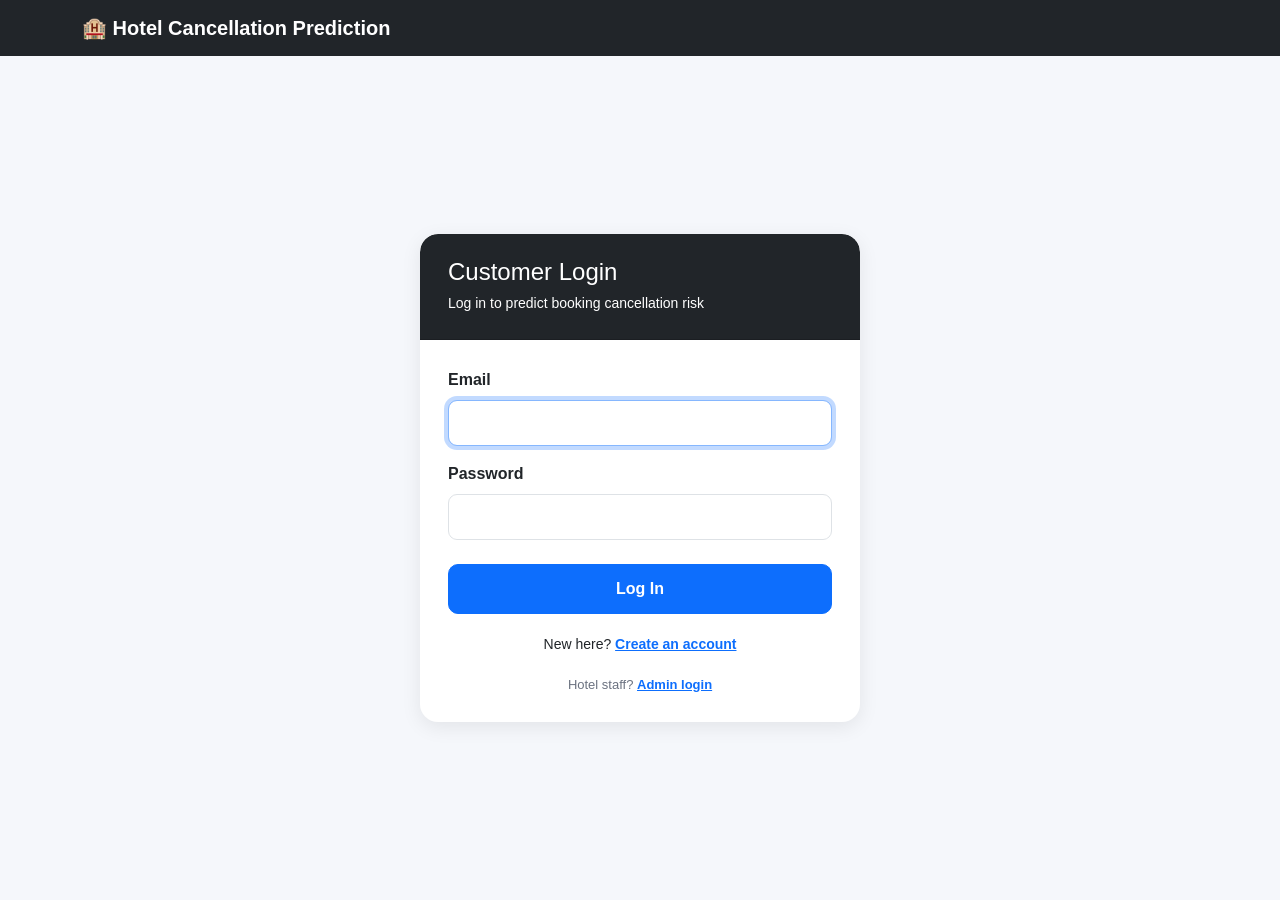
<file: frontend/index.html>
<!DOCTYPE html>
<html lang="en">

<head>

    <meta charset="UTF-8">

    <meta name="viewport"
          content="width=device-width, initial-scale=1.0">

    <title>Hotel Cancellation Prediction</title>


    <!-- =====================================================
         BOOTSTRAP
    ====================================================== -->

    <link
        href="https://cdn.jsdelivr.net/npm/bootstrap@5.3.3/dist/css/bootstrap.min.css"
        rel="stylesheet">


    <!-- =====================================================
         CUSTOM CSS
    ====================================================== -->

    <style>

        body {
            background: #f5f7fb;
            font-family: Arial, sans-serif;
        }


        /* NAVBAR */

        .navbar {
            box-shadow: 0 2px 10px rgba(0,0,0,0.08);
        }


        /* MAIN CARD */

        .main-card {
            border: none;
            border-radius: 18px;
            box-shadow: 0 5px 20px rgba(0,0,0,0.08);
            overflow: hidden;
        }


        .card-header {
            border-radius: 18px 18px 0 0 !important;
        }


        /* FORM */

        .form-label {
            font-weight: 600;
        }


        .form-control,
        .form-select {
            min-height: 46px;
            border-radius: 9px;
        }


        .form-control:focus,
        .form-select:focus {

            border-color: #0d6efd;

            box-shadow:
                0 0 0 0.2rem
                rgba(13,110,253,0.15);
        }


        /* HOTEL MESSAGE */

        #hotelMessage {
            min-height: 22px;
        }


        /* RESULT */

        .result-card {

            border: none;

            border-radius: 18px;

            box-shadow:
                0 5px 20px
                rgba(0,0,0,0.08);

            min-height: 500px;
        }


        /* PREDICTION */

        .prediction-success {

            font-size: 28px;

            font-weight: 700;

            margin: 15px 0;
        }


        .prediction-cancelled {
            color: #dc3545;
        }


        .prediction-not-cancelled {
            color: #198754;
        }


        /* PROBABILITY */

        .probability {

            font-size: 32px;

            font-weight: 700;
        }


        /* RISK */

        .risk-badge {

            display: inline-block;

            padding: 8px 18px;

            border-radius: 20px;

            font-weight: 700;
        }


        .risk-high {

            color: #dc3545;

            background: #fde2e5;
        }


        .risk-medium {

            color: #b77900;

            background: #fff3cd;
        }


        .risk-low {

            color: #198754;

            background: #d1e7dd;
        }


        /* PROGRESS */

        .progress {

            height: 14px;

            border-radius: 10px;
        }


        .progress-bar {

            transition:
                width 0.5s ease;
        }


        /* BUTTON */

        #predictBtn {

            min-height: 52px;

            border-radius: 10px;

            font-size: 17px;

            font-weight: 600;
        }


        /* ERROR */

        .error-box {

            border-radius: 12px;
        }

    </style>

    <script src="js/common.js"></script>
    <script>Auth.require("customer");</script>

</head>


<body>


<!-- =====================================================
     NAVBAR
====================================================== -->

<nav class="navbar navbar-dark bg-dark">

    <div class="container">

        <a
            class="navbar-brand fw-bold"
            href="index.html">

            🏨 Hotel Cancellation Prediction

        </a>


        <div class="d-flex align-items-center gap-3" id="userNav"></div>

    </div>

</nav>



<!-- =====================================================
     MAIN
====================================================== -->

<div class="container my-5">


    <!-- TITLE -->

    <div class="text-center mb-4">

        <h1 class="fw-bold">

            Hotel Booking Cancellation Prediction

        </h1>


        <p class="text-muted">

            Enter booking details to predict cancellation risk

        </p>

    </div>



    <div class="row g-4">


        <!-- =================================================
             BOOKING FORM
        ================================================== -->

        <div class="col-lg-7">

            <div class="card main-card">


                <!-- HEADER -->

                <div class="card-header bg-dark text-white p-4">

                    <h4 class="mb-1">

                        📝 Booking Details

                    </h4>


                    <small>

                        Enter the booking information below

                    </small>

                </div>



                <!-- BODY -->

                <div class="card-body p-4">


                    <!-- IMPORTANT:
                         NO normal form submission -->

                    <form
                        id="predictionForm"
                        autocomplete="off">


                        <!-- =================================================
                             ROW 1
                        ================================================== -->

                        <div class="row">


                            <!-- HOTEL -->

                            <div class="col-md-6 mb-3">

                                <label
                                    for="hotel"
                                    class="form-label">

                                    Hotel

                                </label>


                                <select
                                    id="hotel"
                                    name="hotel"
                                    class="form-select">

                                    <option
                                        value=""
                                        selected>

                                        Select Hotel

                                    </option>


                                    <option
                                        value="Resort Hotel">

                                        Resort Hotel

                                    </option>


                                    <option
                                        value="City Hotel">

                                        City Hotel

                                    </option>

                                </select>


                                <div
                                    id="hotelMessage"
                                    class="form-text text-muted">

                                    Please select the hotel.

                                </div>

                            </div>



                            <!-- LEAD TIME -->

                            <div class="col-md-6 mb-3">

                                <label
                                    for="lead_time"
                                    class="form-label">

                                    Lead Time (days)

                                </label>


                                <input
                                    type="number"
                                    id="lead_time"
                                    name="lead_time"
                                    class="form-control"
                                    value="30"
                                    min="0"
                                    max="1000">

                            </div>

                        </div>



                        <!-- =================================================
                             ROW 2
                        ================================================== -->

                        <div class="row">


                            <!-- ARRIVAL MONTH -->

                            <div class="col-md-6 mb-3">

                                <label
                                    for="arrival_date_month"
                                    class="form-label">

                                    Arrival Month

                                </label>


                                <select
                                    id="arrival_date_month"
                                    name="arrival_date_month"
                                    class="form-select">

                                    <option value="January">
                                        January
                                    </option>

                                    <option value="February">
                                        February
                                    </option>

                                    <option value="March">
                                        March
                                    </option>

                                    <option value="April">
                                        April
                                    </option>

                                    <option value="May">
                                        May
                                    </option>

                                    <option value="June">
                                        June
                                    </option>

                                    <option value="July"
                                            selected>
                                        July
                                    </option>

                                    <option value="August">
                                        August
                                    </option>

                                    <option value="September">
                                        September
                                    </option>

                                    <option value="October">
                                        October
                                    </option>

                                    <option value="November">
                                        November
                                    </option>

                                    <option value="December">
                                        December
                                    </option>

                                </select>

                            </div>



                            <!-- TOTAL NIGHTS -->

                            <div class="col-md-6 mb-3">

                                <label
                                    for="total_nights"
                                    class="form-label">

                                    Total Nights

                                </label>


                                <input
                                    type="number"
                                    id="total_nights"
                                    name="total_nights"
                                    class="form-control"
                                    value="3"
                                    min="1"
                                    max="365">

                            </div>

                        </div>



                        <!-- =================================================
                             ROW 3
                        ================================================== -->

                        <div class="row">


                            <!-- ADULTS -->

                            <div class="col-md-6 mb-3">

                                <label
                                    for="adults"
                                    class="form-label">

                                    Adults

                                </label>


                                <input
                                    type="number"
                                    id="adults"
                                    name="adults"
                                    class="form-control"
                                    value="2"
                                    min="1"
                                    max="20">

                            </div>



                            <!-- CHILDREN -->

                            <div class="col-md-6 mb-3">

                                <label
                                    for="children"
                                    class="form-label">

                                    Children

                                </label>


                                <input
                                    type="number"
                                    id="children"
                                    name="children"
                                    class="form-control"
                                    value="0"
                                    min="0"
                                    max="20">

                            </div>

                        </div>



                        <!-- =================================================
                             ROW 4
                        ================================================== -->

                        <div class="row">


                            <!-- MARKET SEGMENT -->

                            <div class="col-md-6 mb-3">

                                <label
                                    for="market_segment"
                                    class="form-label">

                                    Market Segment

                                </label>


                                <select
                                    id="market_segment"
                                    name="market_segment"
                                    class="form-select">

                                    <option value="">
                                        Select Market Segment
                                    </option>

                                    <option value="Online TA">
                                        Online TA
                                    </option>

                                    <option value="Offline TA/TO">
                                        Offline TA/TO
                                    </option>

                                    <option value="Direct">
                                        Direct
                                    </option>

                                    <option value="Groups">
                                        Groups
                                    </option>

                                    <option value="Corporate">
                                        Corporate
                                    </option>

                                </select>

                            </div>



                            <!-- DEPOSIT -->

                            <div class="col-md-6 mb-3">

                                <label
                                    for="deposit_type"
                                    class="form-label">

                                    Deposit Type

                                </label>


                                <select
                                    id="deposit_type"
                                    name="deposit_type"
                                    class="form-select">

                                    <option value="">
                                        Select Deposit Type
                                    </option>

                                    <option value="No Deposit">
                                        No Deposit
                                    </option>

                                    <option value="Non Refund">
                                        Non Refund
                                    </option>

                                    <option value="Refundable">
                                        Refundable
                                    </option>

                                </select>

                            </div>

                        </div>



                        <!-- =================================================
                             PREDICT BUTTON

                             IMPORTANT:
                             type="button"
                             NOT type="submit"
                        ================================================== -->

                        <button
                            type="submit"
                            id="predictBtn"
                            class="btn btn-primary btn-lg w-100 mt-3">

                            🔍 Predict Cancellation

                        </button>



                        <!-- =================================================
                             LOADING
                        ================================================== -->

                        <div
                            id="loading"
                            class="text-center mt-3 d-none">

                            <div
                                class="spinner-border text-primary"
                                role="status">

                            </div>


                            <p class="text-muted mt-2 mb-0">

                                Predicting...

                            </p>

                        </div>


                    </form>

                </div>

            </div>

        </div>



        <!-- =================================================
             RESULT
        ================================================== -->

        <div class="col-lg-5">

            <div
                class="card result-card"
                id="resultCard">

                <div class="card-body p-4">

                    <div
                        id="result"
                        class="text-center">


                        <h4 class="fw-bold">

                            📊 Prediction Result

                        </h4>


                        <p class="text-muted mt-4">

                            Fill in the booking details and click

                            <strong>
                                Predict Cancellation
                            </strong>

                        </p>

                    </div>

                </div>

            </div>

        </div>


    </div>

</div>



<!-- =====================================================
     JAVASCRIPT
====================================================== -->

<script>
    renderUserNav(
        "userNav",
        '<a class="btn btn-outline-light btn-sm" href="dashboard.html">📋 My History</a>'
    );
</script>

<script src="js/script.js?v=11"></script>

</body>

</html>
</file>
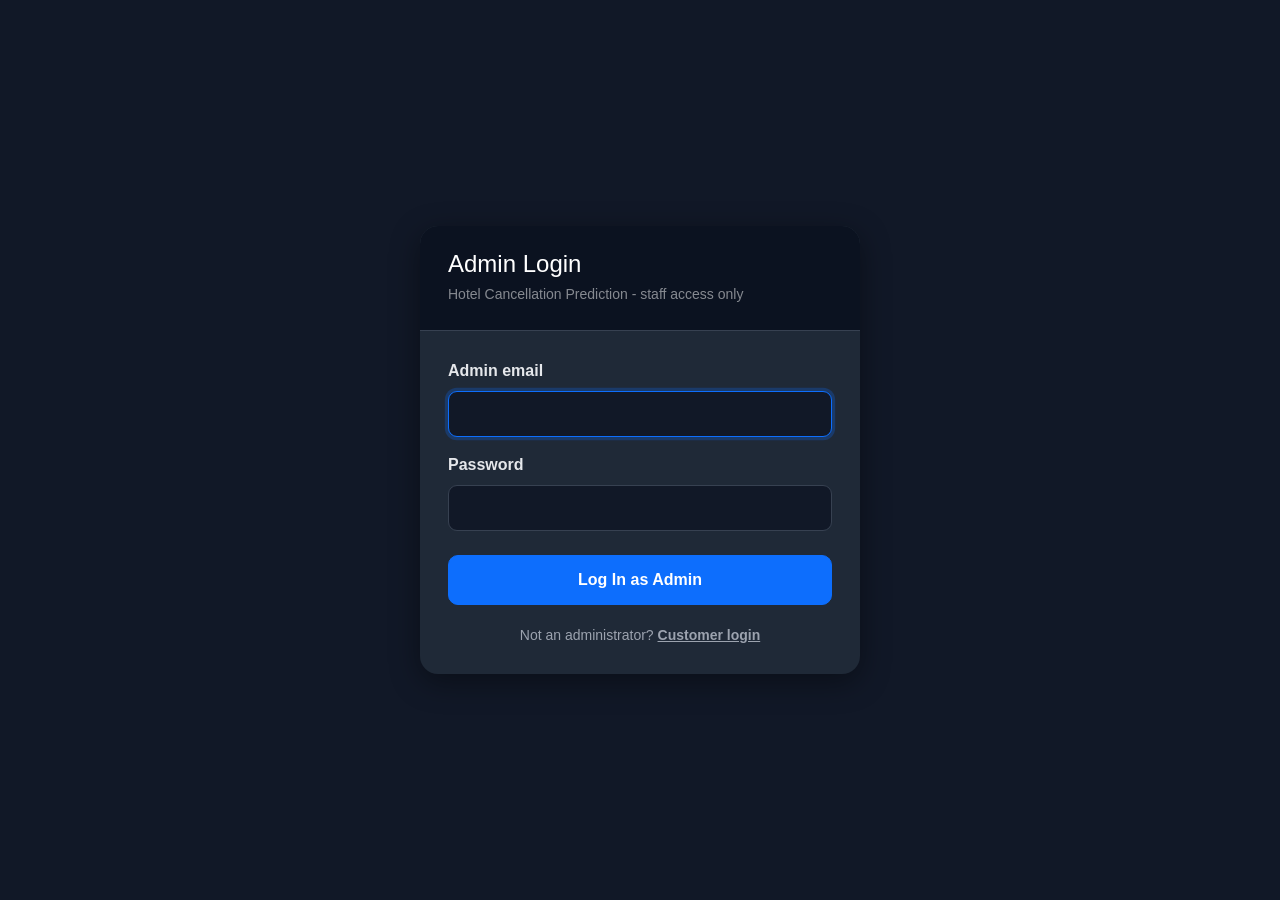
<file: frontend/admin_login.html>
<!DOCTYPE html>
<html lang="en">

<head>
    <meta charset="UTF-8">
    <meta name="viewport" content="width=device-width, initial-scale=1.0">
    <title>Admin Login - Hotel Cancellation Prediction</title>

    <link
        href="https://cdn.jsdelivr.net/npm/bootstrap@5.3.3/dist/css/bootstrap.min.css"
        rel="stylesheet">
    <link href="css/auth.css" rel="stylesheet">

    <script src="js/common.js"></script>
    <script>Auth.skipIfLoggedIn();</script>
</head>

<body class="auth-page admin-page">

<main class="auth-wrap">

    <div class="card auth-card">

        <div class="card-header text-white">
            <h4 class="mb-1">Admin Login</h4>
            <small class="text-white-50">
                Hotel Cancellation Prediction - staff access only
            </small>
        </div>

        <div class="card-body">

            <div id="formError" class="alert alert-danger d-none" role="alert"></div>

            <form id="adminLoginForm" novalidate>

                <div class="mb-3">
                    <label for="email" class="form-label">Admin email</label>
                    <input type="email" id="email" class="form-control"
                           autocomplete="username" required autofocus>
                </div>

                <div class="mb-4">
                    <label for="password" class="form-label">Password</label>
                    <input type="password" id="password" class="form-control"
                           autocomplete="current-password" required>
                </div>

                <button type="submit" id="submitBtn"
                        class="btn btn-primary w-100 btn-submit">
                    Log In as Admin
                </button>

            </form>

            <p class="auth-switch mb-0">
                Not an administrator? <a href="login.html">Customer login</a>
            </p>

        </div>
    </div>

</main>

<script src="js/auth_pages.js"></script>
</body>

</html>
</file>
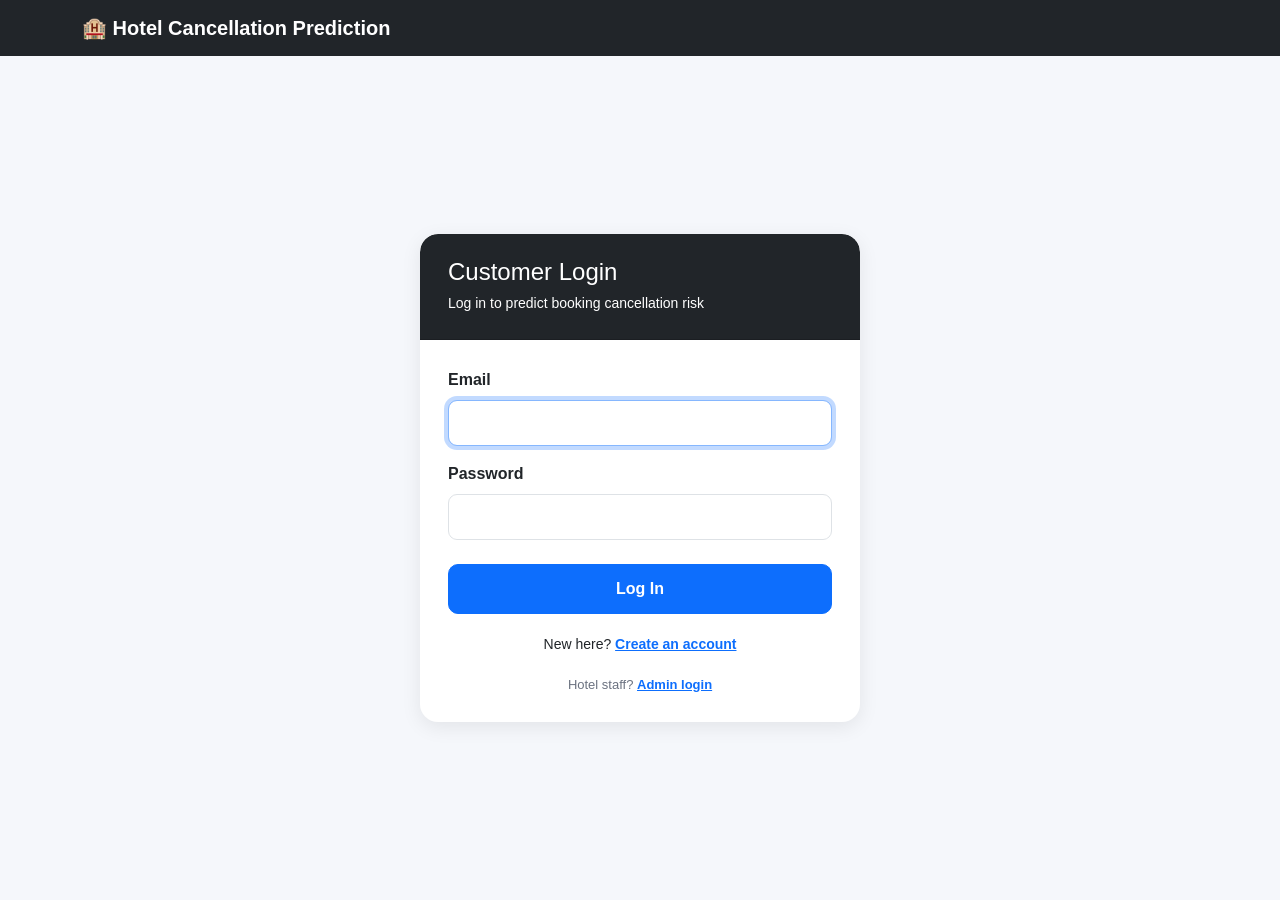
<file: frontend/login.html>
<!DOCTYPE html>
<html lang="en">

<head>
    <meta charset="UTF-8">
    <meta name="viewport" content="width=device-width, initial-scale=1.0">
    <title>Customer Login - Hotel Cancellation Prediction</title>

    <link
        href="https://cdn.jsdelivr.net/npm/bootstrap@5.3.3/dist/css/bootstrap.min.css"
        rel="stylesheet">
    <link href="css/auth.css" rel="stylesheet">

    <script src="js/common.js"></script>
    <script>Auth.skipIfLoggedIn();</script>
</head>

<body class="auth-page">

<nav class="navbar navbar-dark bg-dark">
    <div class="container">
        <a class="navbar-brand fw-bold" href="login.html">
            🏨 Hotel Cancellation Prediction
        </a>
    </div>
</nav>

<main class="auth-wrap">

    <div class="card auth-card">

        <div class="card-header bg-dark text-white">
            <h4 class="mb-1">Customer Login</h4>
            <small>Log in to predict booking cancellation risk</small>
        </div>

        <div class="card-body">

            <div id="formError" class="alert alert-danger d-none" role="alert"></div>

            <form id="loginForm" novalidate>

                <div class="mb-3">
                    <label for="email" class="form-label">Email</label>
                    <input type="email" id="email" class="form-control"
                           autocomplete="email" required autofocus>
                </div>

                <div class="mb-4">
                    <label for="password" class="form-label">Password</label>
                    <input type="password" id="password" class="form-control"
                           autocomplete="current-password" required>
                </div>

                <button type="submit" id="submitBtn"
                        class="btn btn-primary w-100 btn-submit">
                    Log In
                </button>

            </form>

            <p class="auth-switch mb-2">
                New here? <a href="register.html">Create an account</a>
            </p>

            <p class="auth-switch auth-note mb-0">
                Hotel staff? <a href="admin_login.html">Admin login</a>
            </p>

        </div>
    </div>

</main>

<script src="js/auth_pages.js"></script>
</body>

</html>
</file>
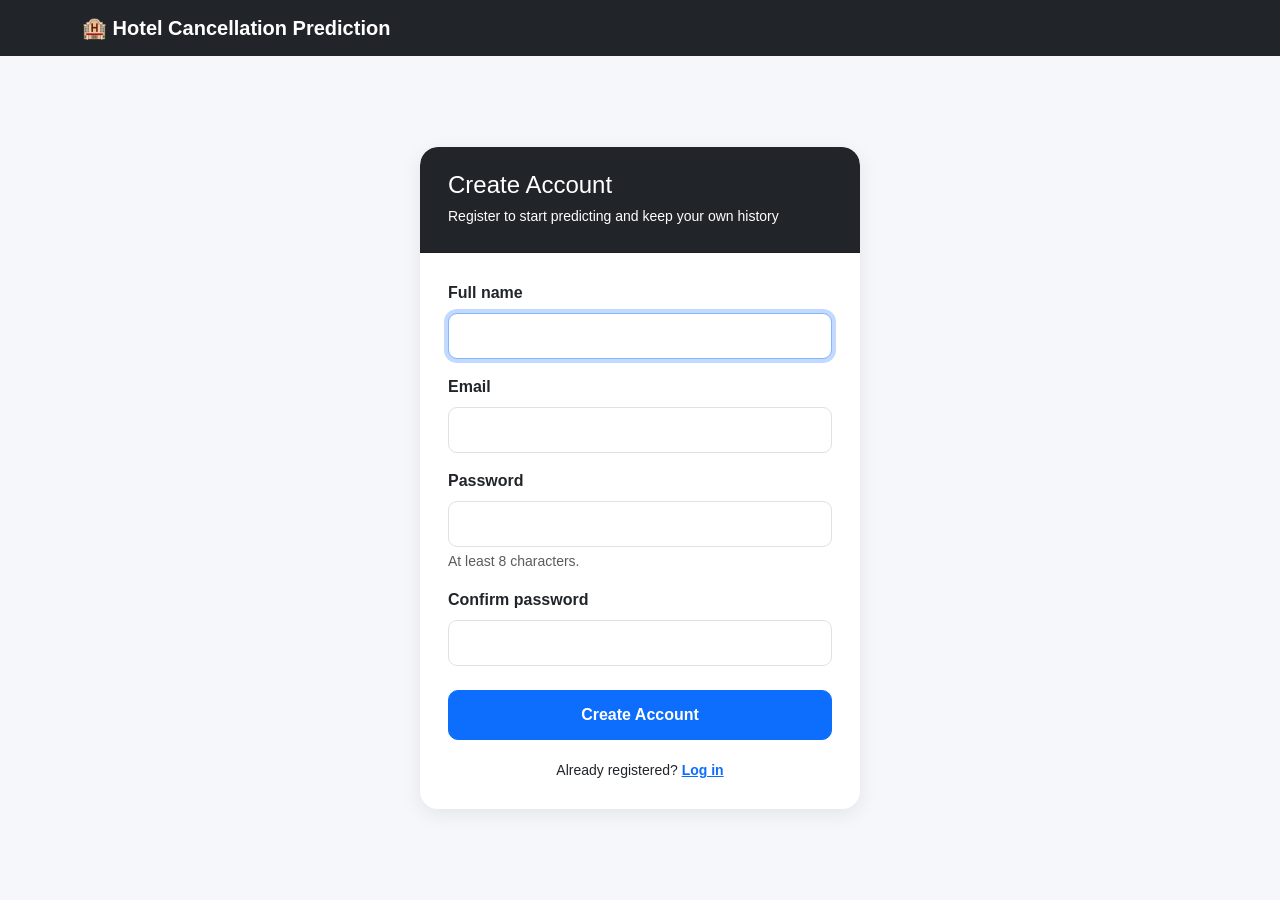
<file: frontend/register.html>
<!DOCTYPE html>
<html lang="en">

<head>
    <meta charset="UTF-8">
    <meta name="viewport" content="width=device-width, initial-scale=1.0">
    <title>Create Account - Hotel Cancellation Prediction</title>

    <link
        href="https://cdn.jsdelivr.net/npm/bootstrap@5.3.3/dist/css/bootstrap.min.css"
        rel="stylesheet">
    <link href="css/auth.css" rel="stylesheet">

    <script src="js/common.js"></script>
    <script>Auth.skipIfLoggedIn();</script>
</head>

<body class="auth-page">

<nav class="navbar navbar-dark bg-dark">
    <div class="container">
        <a class="navbar-brand fw-bold" href="login.html">
            🏨 Hotel Cancellation Prediction
        </a>
    </div>
</nav>

<main class="auth-wrap">

    <div class="card auth-card">

        <div class="card-header bg-dark text-white">
            <h4 class="mb-1">Create Account</h4>
            <small>Register to start predicting and keep your own history</small>
        </div>

        <div class="card-body">

            <div id="formError" class="alert alert-danger d-none" role="alert"></div>

            <form id="registerForm" novalidate>

                <div class="mb-3">
                    <label for="name" class="form-label">Full name</label>
                    <input type="text" id="name" class="form-control"
                           autocomplete="name" maxlength="80" required autofocus>
                </div>

                <div class="mb-3">
                    <label for="email" class="form-label">Email</label>
                    <input type="email" id="email" class="form-control"
                           autocomplete="email" maxlength="120" required>
                </div>

                <div class="mb-3">
                    <label for="password" class="form-label">Password</label>
                    <input type="password" id="password" class="form-control"
                           autocomplete="new-password" minlength="8" required
                           aria-describedby="pwHelp">
                    <div id="pwHelp" class="form-text">At least 8 characters.</div>
                </div>

                <div class="mb-4">
                    <label for="confirm" class="form-label">Confirm password</label>
                    <input type="password" id="confirm" class="form-control"
                           autocomplete="new-password" required>
                </div>

                <button type="submit" id="submitBtn"
                        class="btn btn-primary w-100 btn-submit">
                    Create Account
                </button>

            </form>

            <p class="auth-switch mb-0">
                Already registered? <a href="login.html">Log in</a>
            </p>

        </div>
    </div>

</main>

<script src="js/auth_pages.js"></script>
</body>

</html>
</file>
<file: frontend/css/auth.css>
/* =========================================================
   auth.css  -  login, register and admin login pages
   (matches the Bootstrap look of the rest of the project)
   ========================================================= */

body.auth-page {
    min-height: 100vh;
    display: flex;
    flex-direction: column;
    background: #f5f7fb;
    font-family: Arial, sans-serif;
}

.auth-wrap {
    flex: 1;
    display: flex;
    align-items: center;
    justify-content: center;
    padding: 32px 16px;
}

.auth-card {
    width: 100%;
    max-width: 440px;
    border: none;
    border-radius: 18px;
    box-shadow: 0 5px 20px rgba(0, 0, 0, 0.08);
    overflow: hidden;
}

.auth-card .card-header {
    padding: 24px 28px;
    border-radius: 18px 18px 0 0 !important;
}

.auth-card .card-body {
    padding: 28px;
}

.auth-card .form-label {
    font-weight: 600;
}

.auth-card .form-control {
    min-height: 46px;
    border-radius: 9px;
}

.auth-card .btn-submit {
    min-height: 50px;
    border-radius: 10px;
    font-weight: 600;
}

.auth-switch {
    text-align: center;
    margin-top: 20px;
    font-size: 14px;
}

.auth-switch a {
    font-weight: 600;
}

/* ---------- admin login: darker, so it is clearly a different door ---------- */

body.admin-page {
    background: #111827;
}

body.admin-page .auth-card {
    background: #1f2937;
    color: #e5e7eb;
    box-shadow: 0 8px 30px rgba(0, 0, 0, 0.4);
}

body.admin-page .auth-card .card-header {
    background: #0b1220;
    border-bottom: 1px solid #374151;
}

body.admin-page .auth-card .form-control {
    background: #111827;
    border-color: #374151;
    color: #f9fafb;
}

body.admin-page .auth-card .form-control:focus {
    border-color: #0d6efd;
    box-shadow: 0 0 0 0.2rem rgba(13, 110, 253, 0.25);
}

body.admin-page .auth-card .form-control::placeholder {
    color: #6b7280;
}

body.admin-page .auth-switch,
body.admin-page .auth-switch a {
    color: #9ca3af;
}

body.admin-page .auth-switch a:hover {
    color: #f9fafb;
}

.auth-note {
    font-size: 13px;
    color: #6b7280;
}

body.admin-page .auth-note {
    color: #9ca3af;
}
</file>
